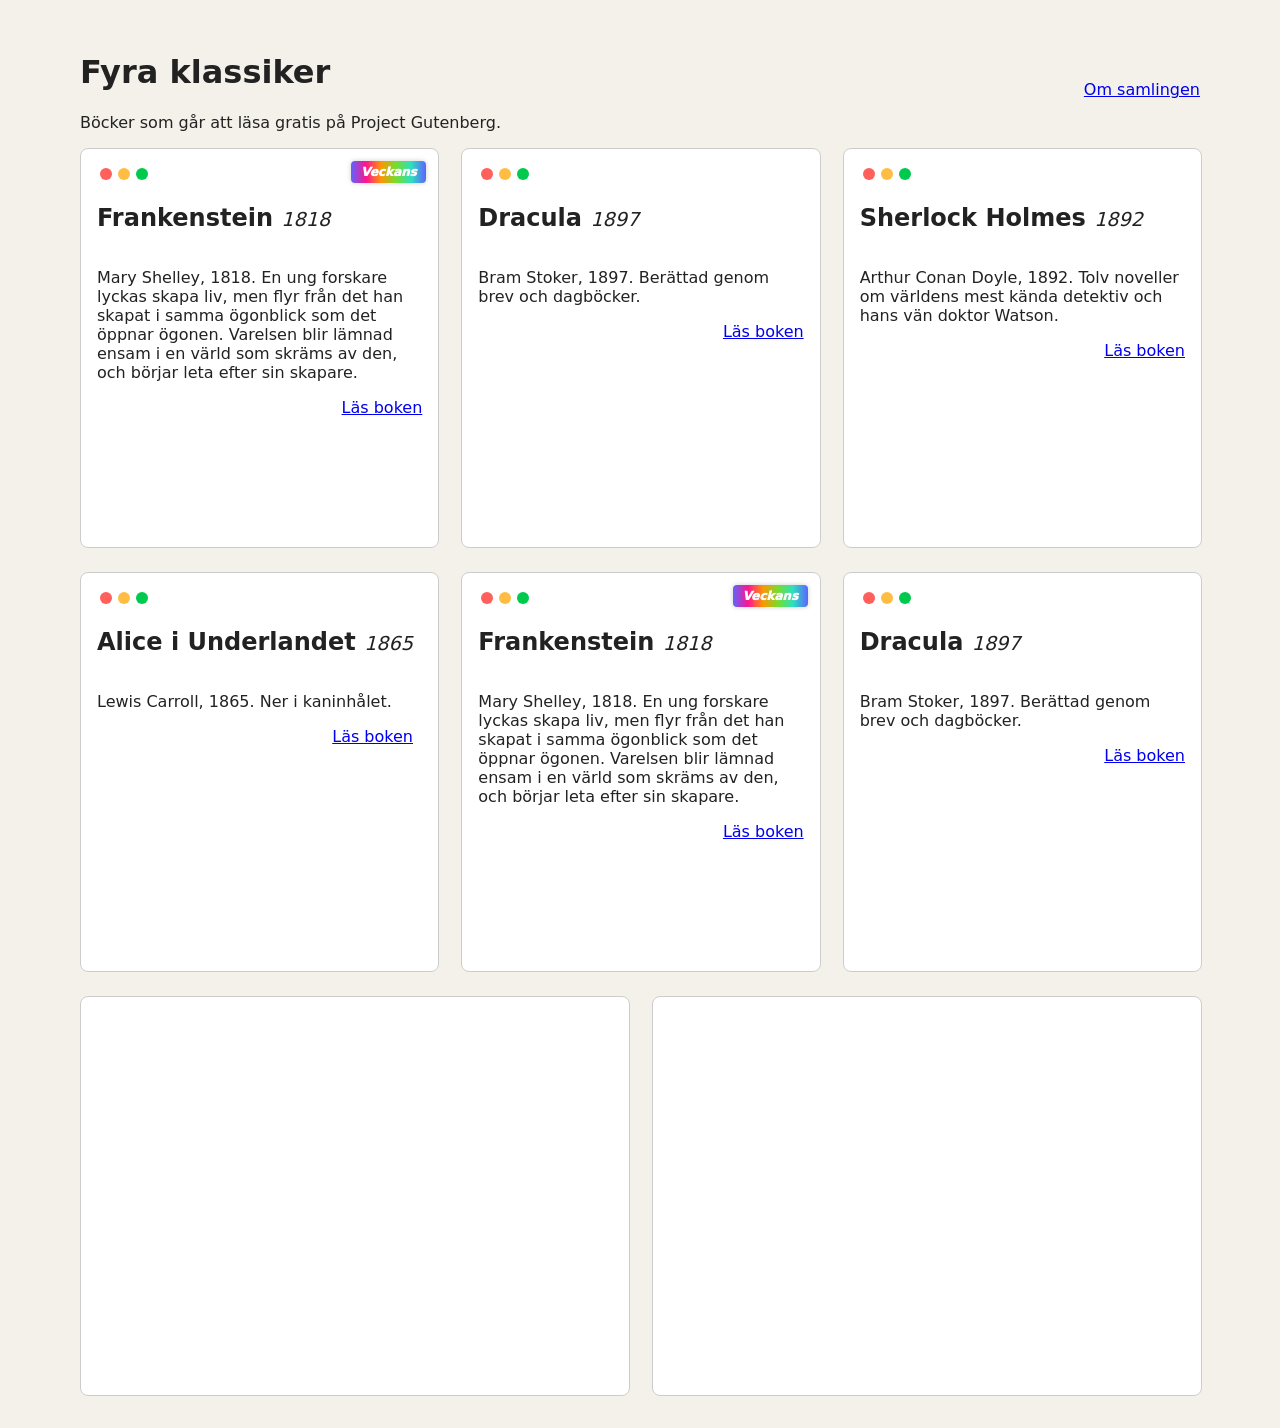
<file: flexbox-galleri/index.html>
<!DOCTYPE html>
<!-- saved from url=(0065)https://jensadev.github.io/webb-planering/flexbox-kort/index.html -->
<html lang="sv">

<head>
    <meta http-equiv="Content-Type" content="text/html; charset=UTF-8">

    <meta name="viewport" content="width=device-width, initial-scale=1.0">
    <title>Flex med kort</title>
    <link rel="stylesheet" href="./src/style.css">
</head>

<body>
    <header class="galleri-header">
        <div>
            <h1>Fyra klassiker</h1>
            <p>Böcker som går att läsa gratis på Project Gutenberg.</p>

        </div>
        <a href="/">Om samlingen</a>
    </header>
    <main class="galleri">

        <!-- From Uiverse.io by EmmaxPlay --> 
        
        <article class="kort veckans">
            <div class="kort-inner">
                <div class="front">
                    <div class="tools">
                        <div class="circle">
                            <span class="red box"></span>
                        </div>
                        <div class="circle">
                            <span class="yellow box"></span>
                        </div>
                        <div class="circle">
                            <span class="green box"></span>
                        </div>
                    </div>
                    
                    <span class="badge">Veckans</span>
        
                    <h2>Frankenstein <span>1818</span></h2>
                    <p>Mary Shelley, 1818. En ung forskare lyckas skapa liv, men flyr från det han skapat i samma ögonblick som
                        det öppnar ögonen. Varelsen blir lämnad ensam i en värld som skräms av den, och börjar leta efter sin
                        skapare.</p>
                    <a href="https://www.gutenberg.org/ebooks/84">Läs boken</a>
                </div>
                <div class="back">
                    <img src="./src/5.png" alt="">
                </div>
            </div>
           
           
        </article>

        <article class="kort">
            <div class="kort-inner">
                <div class="front">
                    <div class="tools">
                        <div class="circle">
                            <span class="red box"></span>
                        </div>
                        <div class="circle">
                            <span class="yellow box"></span>
                        </div>
                        <div class="circle">
                            <span class="green box"></span>
                        </div>
                    </div>
                        <h2>Dracula <span>1897</span></h2>
                        <p>Bram Stoker, 1897. Berättad genom brev och dagböcker.</p>
                        <a href="https://www.gutenberg.org/ebooks/345">Läs boken</a>
        
                </div>
                <div class="back">
                    <img src="./src/4.png" alt="">
                </div>
            </div>
           
            
        </article>

        <article class="kort">
            <div class="kort-inner">
                <div class="front">
                    <div class="tools">
                        <div class="circle">
                            <span class="red box"></span>
                        </div>
                        <div class="circle">
                            <span class="yellow box"></span>
                        </div>
                        <div class="circle">
                            <span class="green box"></span>
                        </div>
                    </div>
                    <h2>Sherlock Holmes <span>1892</span></h2>
                    <p>Arthur Conan Doyle, 1892. Tolv noveller om världens mest kända detektiv och hans vän doktor Watson.</p>
                    <a href="https://www.gutenberg.org/ebooks/1661">Läs boken</a>
                </div>
                <div class="back">
                    <img src="./src/2.png" alt="">
                </div>
            </div>
        </article>

        <article class="kort">
            <div class="kort-inner">
                <div class="front">
                    <div class="tools">
                        <div class="circle">
                            <span class="red box"></span>
                        </div>
                        <div class="circle">
                            <span class="yellow box"></span>
                        </div>
                        <div class="circle">
                            <span class="green box"></span>
                        </div>
                    </div>
                    <h2>Alice i Underlandet <span>1865</span></h2>
                    <p>Lewis Carroll, 1865. Ner i kaninhålet.</p>
                    <a href="https://www.gutenberg.org/ebooks/11">Läs boken</a>
                </div>
                <div class="back">
                    <img src="./src/3.png" alt="">
                </div>
            </div>
        </article>


        <article class="kort veckans">
            <div class="kort-inner">
                <div class="front">
                    <div class="tools">
                        <div class="circle">
                            <span class="red box"></span>
                        </div>
                        <div class="circle">
                            <span class="yellow box"></span>
                        </div>
                        <div class="circle">
                            <span class="green box"></span>
                        </div>
                    </div>
                    
                    <span class="badge">Veckans</span>
        
                    <h2>Frankenstein <span>1818</span></h2>
                    <p>Mary Shelley, 1818. En ung forskare lyckas skapa liv, men flyr från det han skapat i samma ögonblick som
                        det öppnar ögonen. Varelsen blir lämnad ensam i en värld som skräms av den, och börjar leta efter sin
                        skapare.</p>
                    <a href="https://www.gutenberg.org/ebooks/84">Läs boken</a>
                </div>
                <div class="back">
                    <img src="./src/5.png" alt="">
                </div>
            </div>
           
           
        </article>

        <article class="kort">
            <div class="kort-inner">
                <div class="front">
                    <div class="tools">
                        <div class="circle">
                            <span class="red box"></span>
                        </div>
                        <div class="circle">
                            <span class="yellow box"></span>
                        </div>
                        <div class="circle">
                            <span class="green box"></span>
                        </div>
                    </div>
                        <h2>Dracula <span>1897</span></h2>
                        <p>Bram Stoker, 1897. Berättad genom brev och dagböcker.</p>
                        <a href="https://www.gutenberg.org/ebooks/345">Läs boken</a>
        
                </div>
                <div class="back">
                    <img src="./src/4.png" alt="">
                </div>
            </div>
           
            
        </article>

        <article class="kort">
            <div class="kort-inner">
                <div class="front">
                    <div class="tools">
                        <div class="circle">
                            <span class="red box"></span>
                        </div>
                        <div class="circle">
                            <span class="yellow box"></span>
                        </div>
                        <div class="circle">
                            <span class="green box"></span>
                        </div>
                    </div>
                    <h2>Sherlock Holmes <span>1892</span></h2>
                    <p>Arthur Conan Doyle, 1892. Tolv noveller om världens mest kända detektiv och hans vän doktor Watson.</p>
                    <a href="https://www.gutenberg.org/ebooks/1661">Läs boken</a>
                </div>
                <div class="back">
                    <img src="./src/2.png" alt="">
                </div>
            </div>
        </article>

        <article class="kort">
            <div class="kort-inner">
                <div class="front">
                    <div class="tools">
                        <div class="circle">
                            <span class="red box"></span>
                        </div>
                        <div class="circle">
                            <span class="yellow box"></span>
                        </div>
                        <div class="circle">
                            <span class="green box"></span>
                        </div>
                    </div>
                    <h2>Alice i Underlandet <span>1865</span></h2>
                    <p>Lewis Carroll, 1865. Ner i kaninhålet.</p>
                    <a href="https://www.gutenberg.org/ebooks/11">Läs boken</a>
                </div>
                <div class="back">
                    <img src="./src/3.png" alt="">
                </div>
            </div>
        </article>
       
    </main>

</body>

</html>
</file>
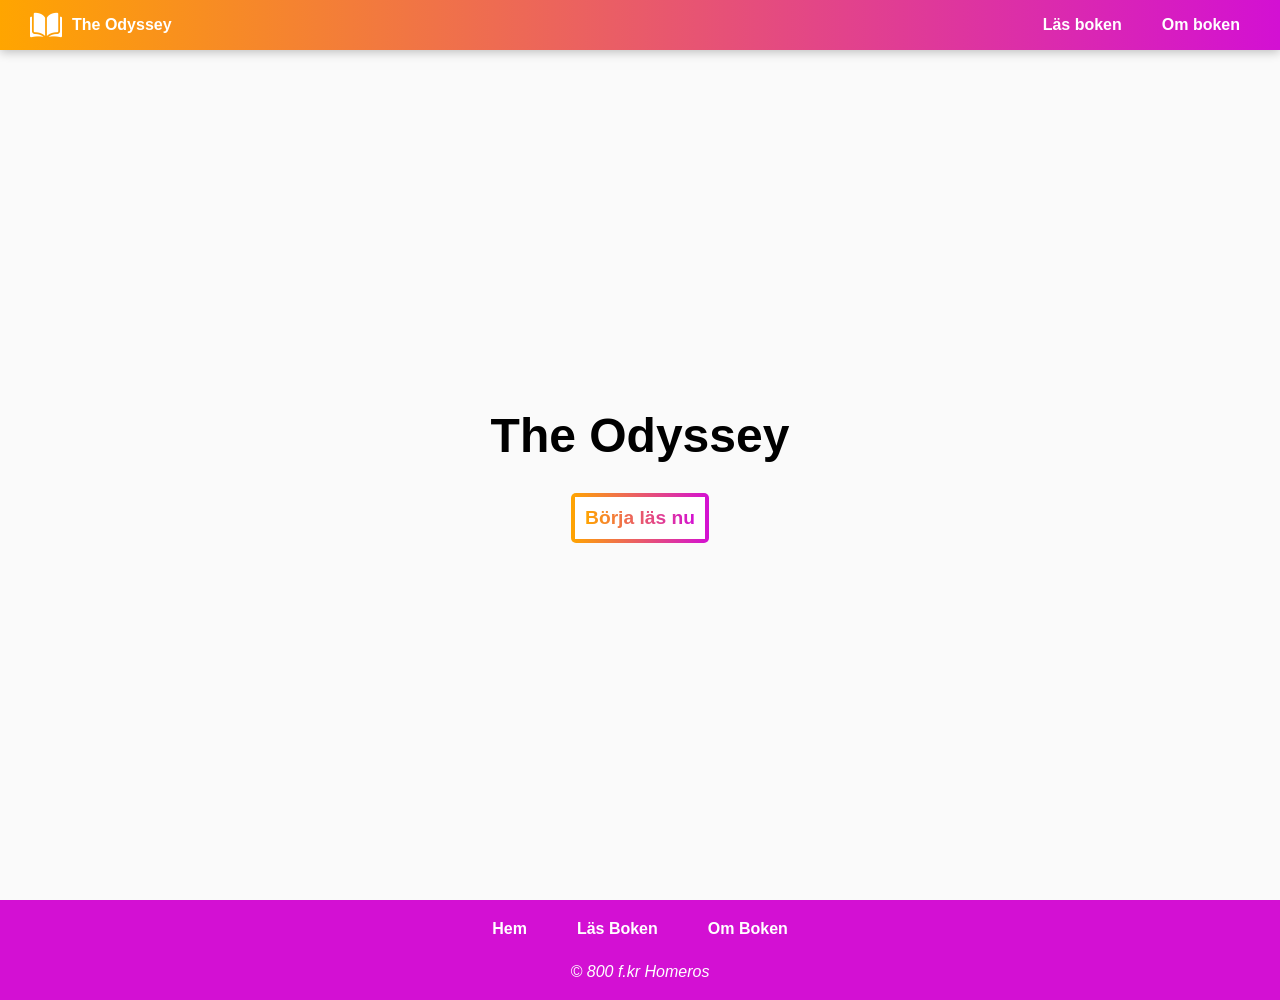
<file: gutenberg/index.html>
<!DOCTYPE html>
<html lang="en">
<head>
    <meta charset="UTF-8">
    <meta name="viewport" content="width=device-width, initial-scale=1.0">
    <title>The Odyssey</title>
    <link rel="stylesheet" href="css/style.css">

</head>
<body>
<header>
    <nav class="top-nav-bar">
        <ul>
            <li class="nav-logo nav-item"><a href="index.html"><img src="img/open-book.png" alt="logo-back-to-homepage"> The Odyssey</a></li>
            <li class="nav-item"><a href="book.html">Läs boken</a></li>
            <li class="nav-item"><a href="om.html">Om boken</a></li>
        </ul>
    </nav>  
</header>    
<main>
    <div class="content">
        <h1>The Odyssey</h1>
        <a class="button-big" href="book.html"><div><h2>Börja läs nu</h2></div></a>
    </div>
        
        
</main>
<footer>
    <ul>
        <li class="nav-item"><a  href="index.html">Hem</a></li>
        <li class="nav-item"><a href="book.html">Läs Boken</a></li>
        <li class="nav-item"><a href="om.html">Om Boken</a></li>
    </ul>
    <span>© 800 f.kr Homeros</span>
</footer>
</body>
</html>
</file>
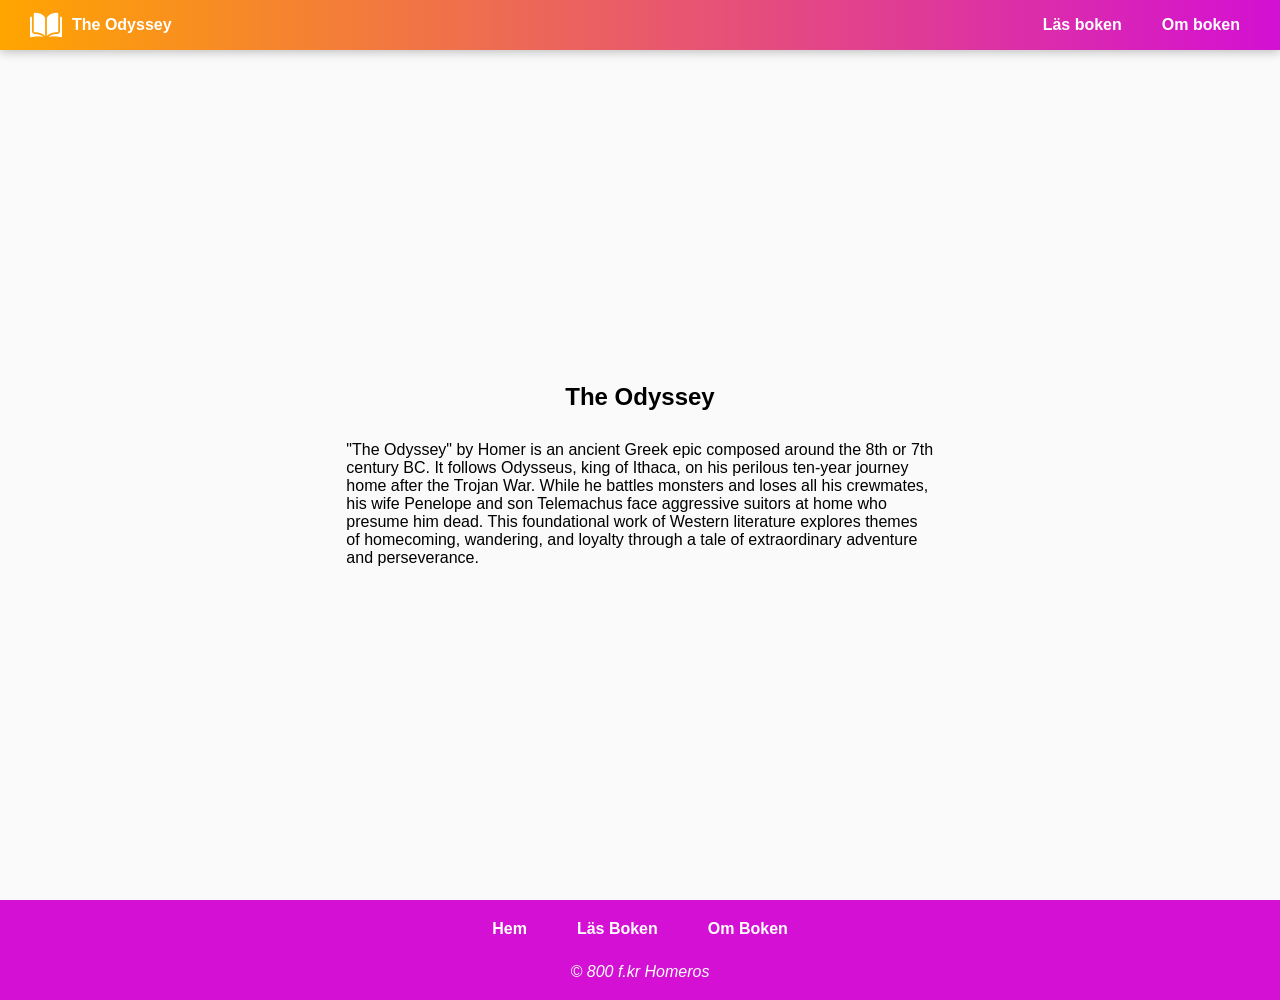
<file: gutenberg/om.html>
<!DOCTYPE html>
<html lang="en">
<head>
    <meta charset="UTF-8">
    <meta name="viewport" content="width=device-width, initial-scale=1.0">
    <title>Document</title>
    <link rel="stylesheet" href="css/style.css">
</head>
<body>
    <header>
        <nav class="top-nav-bar">
            <ul>
                <li class="nav-logo nav-item"><a href="index.html"><img src="img/open-book.png" alt="logo-back-to-homepage"> The Odyssey</a></li>
                <li class="nav-item"><a href="book.html">Läs boken</a></li>
                <li class="nav-item"><a href="om.html">Om boken</a></li>
            </ul>
        </nav> 
    </header> 
    <main>
        <div class="content">
            <h2>The Odyssey</h2>
            <p>"The Odyssey" by Homer is an ancient Greek epic composed around the 8th or 7th century BC. It follows Odysseus, king of Ithaca, on his perilous ten-year journey home after the Trojan War. While he battles monsters and loses all his crewmates, his wife Penelope and son Telemachus face aggressive suitors at home who presume him dead. This foundational work of Western literature explores themes of homecoming, wandering, and loyalty through a tale of extraordinary adventure and perseverance. </p>
        </div>
       
    </main>
    <footer>
        <ul>
            <li class="nav-item"><a  href="index.html">Hem</a></li>
            <li class="nav-item"><a href="book.html">Läs Boken</a></li>
            <li class="nav-item"><a href="om.html">Om Boken</a></li>
        </ul>
        <span>© 800 f.kr Homeros</span>
    </footer>
</body>
</html>
</file>
<file: flexbox-galleri/src/style.css>
body {
    font-family: system-ui, sans-serif;
    max-width: 70rem;
    margin: 0 auto;
    padding: 2rem;
    background-color: #f4f1ea;
    color: #222;
}

.galleri-header {
    display: flex;
    justify-content: space-between;
    align-items: center;
}

.galleri {
    display: flex;
    gap: 1.5rem;
    flex-wrap: wrap;
}

.kort {
    min-width: 30%;
    height: 400px;
    flex: 1;
    
    display: flex;
    flex-direction: column;

    
}
.kort-inner{

    height: 100%;
    width: 100%;
    perspective: 1000px;
    background-color: white;
    border: 1px solid #ccc;
    border-radius: 0.5rem;
    position: relative;
    
    transition: transform 0.6s;
    transform-style: preserve-3d;
}

.kort a {
    place-self: end;
    align-self: flex-end;
}


.kort span {
    font-weight: 100;
    font-style: italic;
    font-size: 1.2rem;
}



.kort:hover .kort-inner {
    transform: rotateY(180deg);

}

.front{
    padding: 1rem;
    display: flex;
    height: 100%;
    flex-direction: column;
}
.front, .back {
   
    position: absolute;
    -webkit-backface-visibility: hidden;
    backface-visibility: hidden;
}
.back{
    transform: rotateY(180deg);
    display: flex;
    height: 100%;
    width: 100%;
    
    align-items: center;
    place-content: center;
}
.back>img{
    border: 1px solid #ccc;
    border-radius: 0.5rem;
    height: 100%;
    width: 100%;
}

.tools {
    display: flex;
    align-items: center;
    padding: px;
}

.circle {
    padding: 0 3px;
}

.box {
    display: inline-block;
    align-items: center;
    width: 10px;
    height: 10px;
    padding: 1px;
    border-radius: 50%;
}

.red {
    background-color: #ff605c;
}

.yellow {
    background-color: #ffbd44;
}

.green {
    background-color: #00ca4e;
}

.veckans {
    position: relative;
}

.veckans .badge {
    position: absolute;
    top: 0.75rem;
    right: 0.75rem;

    background: linear-gradient(270deg, #5c64ff, #2ce0bf, #76dd2c, #ff9502, #ff1493, #5c64ff);
    animation: rainbow 256s linear infinite;
    color: white;
    padding: 0.25rem 0.6rem;
    border-radius: 0.25rem;
    font-size: 0.75rem;
    font-weight: 950;
    box-shadow: rgba(0, 0, 0, 0.2) 0px 0px 5px;

}


@keyframes rainbow {
    0% {
        background-position-x: 0
    }

    to {
        background-position-x: 10240px
    }
}
</file>
<file: gutenberg/css/style.css>
:root{
    --accent-color-1 : orange;
    --accent-color-2: rgb(211, 16, 211);
}

*{
    scroll-behavior: smooth;

    margin: 0;
    padding: 0;
    font-family:  Helvetica, sans-serif;
}
header{
    position: sticky;
    top: 0;
    height: 50px;
    z-index: 10;
    box-shadow: rgba(0, 0, 0, 0.247) 0px 2px 10px;
}
body,main{
    background-color: rgb(250, 250, 250);
    width: 100%;
    min-height: 100vh;
    
}
.top-nav-bar{
    background-image: linear-gradient(to right, var(--accent-color-1), var(--accent-color-2) );

}
.top-nav-bar>ul{
    gap: 20px;
    display: flex;
    height: 2rem;
    align-items: center;
    padding: 0px 30px 0px 30px;
    height: 50px;

}
.nav-logo{
    margin-right: auto;
   
    

}
.nav-item{
    list-style: none;
}
.nav-item>a{
    font-weight: bold;
    display: flex;
    align-items: center;
    gap: 10px;
    
    color: white;
    text-decoration: none;
}
.nav-item:not(.nav-logo)>a{
    
    padding: 10px;
    border-radius: 5px;
}
.nav-item:not(.nav-logo)>a:hover{
    
    background-color: rgba(0, 0, 0, 0.133);
}
.nav-logo>a>img{
    height: 2rem;

}
main{
    display: flex; 
    
    width: 100%;
    min-height: calc(100vh - 50px);
}
footer{
    display: flex;
    flex-direction: column;
    background-image:  linear-gradient(to right, var(--accent-color-2), var(--accent-color-2)) ;
    min-height: 100px;
    text-align: center;
}
footer>ul{
    display:  flex;
    align-items: center;
    place-content: center;
    gap: 30px;
    padding: 10px;
}
footer>span{
    color: white;
    padding: 5px;
    font-weight: 300;
    font-style: italic;
}


/*Home*/
.content{
    margin-left: auto;
    margin-right: auto;
    width: 80%;
    gap: 30px;
    display: flex;
    align-items: center;
    place-content: center;
    flex-direction: column;
    max-width: 66ch;
}
.content h1{
    font-size: 3rem;
    
}
.button-big>div{
    background-color: white;
    padding: 10px;
    color: black;
    
    
}
.button-big>div>h2{
    font-size: 1.2rem;
    background: linear-gradient(to right, var(--accent-color-1), var(--accent-color-2) );
    background-clip: text;
    -webkit-text-fill-color: transparent;
}

.button-big{
    background-image: linear-gradient(to right, var(--accent-color-1), var(--accent-color-2) );
    
    color: white;
    text-decoration: none;
    font-weight: 900;
    padding: 4px;
    border-radius: 5px;
    transition: all 0.3s ease-out;
}
.button-big:hover{
    scale: 1.1;
    transform: rotateZ(-2deg);
}
/*Book*/
.sidepanel{
    height: auto;
    position: absolute;
    max-height: calc(100vh - 50px);
    overflow-y: scroll;
    
    background-color: rgb(234, 234, 234);

}
.sidepanel-book-nav{
    position: sticky;
    height: 100%;
}

.sidepanel-book-nav>ul{
    
    height: 100%;
    padding: 10px;
    overflow: scroll;
    list-style: none;

}
#book-nav >li{
    padding: 10px;
    min-width: 120px;
    list-style: none;

}
#book-nav>li>a{
    font-weight: bold;
    display: flex;
    align-items: center;
    width: 100%;
    height: 100%;
    place-content: center;
    color: black;
    
    text-decoration: none;
}

#book-nav>li:hover{
    
    background-color: rgba(0, 0, 0, 0.133);
}
@media screen and (max-width: 800px) {
    .sidepanel {
        width: 100%;
        top: 50px;
        padding: 0;
        height: 50px;
        z-index: 11;
        
        
        position: absolute;
    }
    .sidepanel-book-nav{
        display: flex;
        align-items: center;
    }
    .sidepanel-book-nav>ul{
        padding: 0 10px;
        display: flex;
        height: 80%;
        align-items: center;
        overflow-y: scroll;
        gap: 10px;
    }
    
    #book-nav>li{
        height: 100%;
        padding: 0;
        background-color: white;
        border-radius: 5px;
        
    

    }
    .sidepanel-book-nav>ul>li>a{
        color: black;

    }
    
   
}


.book{

    margin-left: auto;
    margin-right: auto;
    margin-top: 20px;
    position:relative;
    max-width: 60ch;
    width: 100%;
    height: 75vh;
    
}
.book-page{

    background-position: center;
    background-size: cover;
  
    padding: 40px 40px 40px 40px;
    width: calc(100% - 80px);

    height: 100%;
    
    background-color: white;
}
.book-page>h2{

    font-family:'Times New Roman', Times, serif;

}
.book-page>p{
    font-family:'Times New Roman', Times, serif;

    line-height: 1.5rem;
    text-indent: 2rem;
}
.book-page>i{
    font-family:'Times New Roman', Times, serif;

    line-height: 1.6rem;
    display: inline-block;
    margin: 1rem 0 1rem 0;
  
}
#page2{
    z-index: 1;
    box-shadow: rgba(0, 0, 0, 0.367) 0px 0px 15px;

}
#page1{
    
    height: auto;
    position: absolute;
    z-index: 2;

    box-shadow: rgba(0, 0, 0, 0.367) 0px 0px 15px;

    transform-origin: left;
    transition: all 2s;
    
    
}
@keyframes flip_page {
    0%{
        box-shadow: black 0px 0px 0px;

    }
    70%{
        box-shadow: 120px 0px 100px -100px rgb(0, 0, 0);
        
    }
    100%{
        color: white;
        box-shadow: black 0px 0px 0px;
    }
}
</file>
